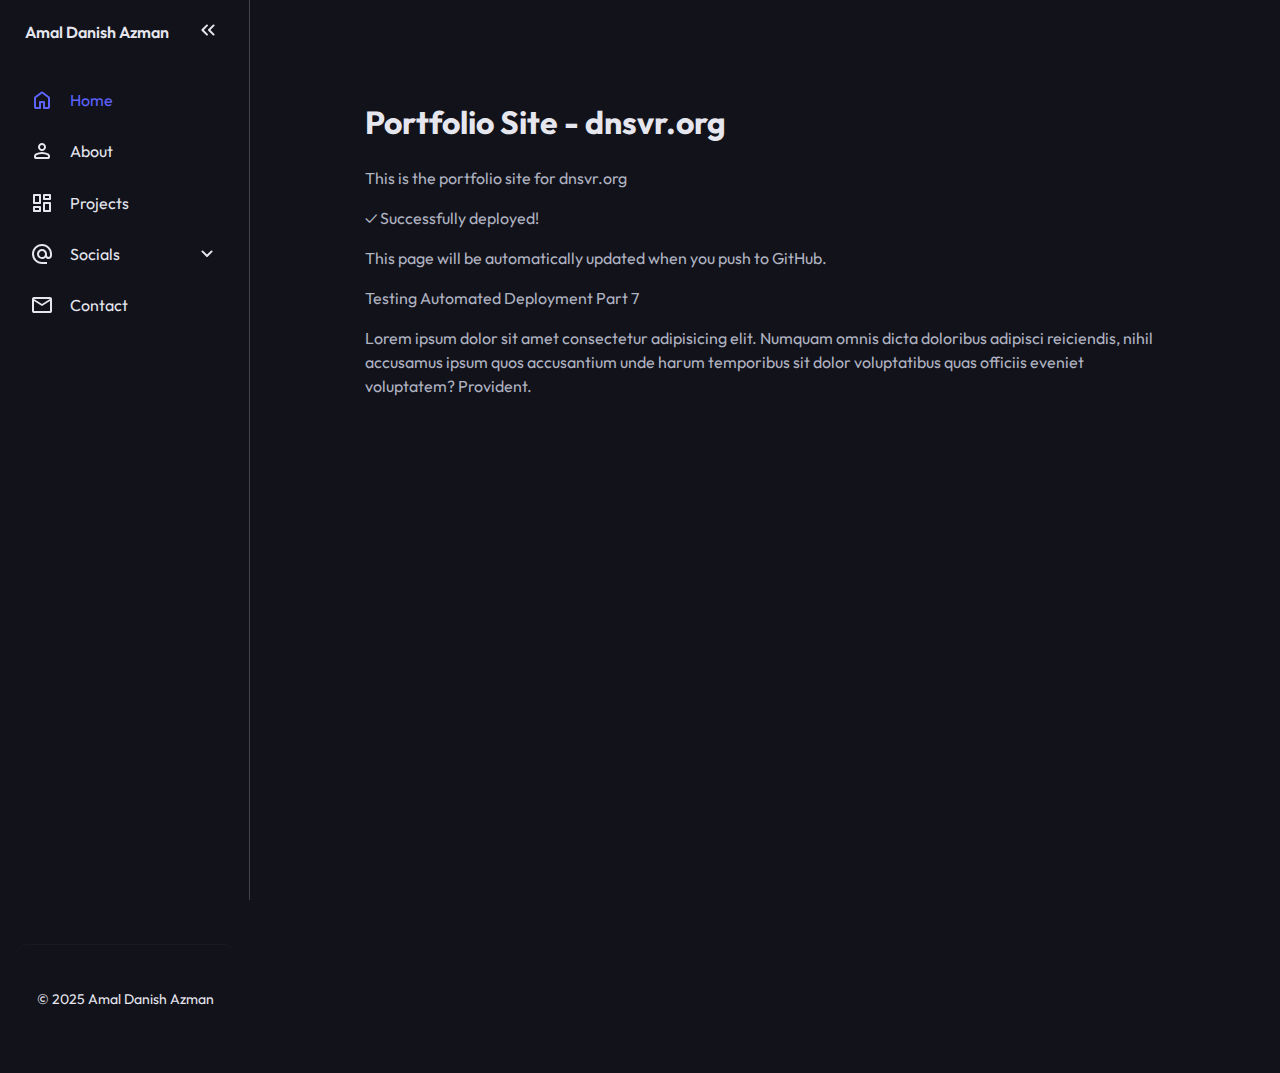
<file: index.html>
<!DOCTYPE html>
<html lang="en">
<head>
    <meta charset="UTF-8">
    <meta name="viewport" content="width=device-width, initial-scale=1.0">
    <link rel="icon" type="image/x-icon" href="/favicon.ico">
    <link rel="stylesheet" href="/style.css">
    <script type="text/javascript" src="/app.js" defer></script>
    <title>Home | Portfolio</title>
</head>
<body>
    <nav id="sidebar">
        <ul>
            <li>
                <span class="logo">Amal Danish Azman</span>
                <button onclick=toggleSidebar() id="toggle-btn">
                <svg xmlns="http://www.w3.org/2000/svg" height="24px" viewBox="0 -960 960 960" width="24px" fill="#e8eaed"><path d="m313-480 155 156q11 11 11.5 27.5T468-268q-11 11-28 11t-28-11L228-452q-6-6-8.5-13t-2.5-15q0-8 2.5-15t8.5-13l184-184q11-11 27.5-11.5T468-692q11 11 11 28t-11 28L313-480Zm264 0 155 156q11 11 11.5 27.5T732-268q-11 11-28 11t-28-11L492-452q-6-6-8.5-13t-2.5-15q0-8 2.5-15t8.5-13l184-184q11-11 27.5-11.5T732-692q11 11 11 28t-11 28L577-480Z"/></svg>
                </button>
            </li>
            <li class="active">
                <a href="/">
                <svg xmlns="http://www.w3.org/2000/svg" height="24px" viewBox="0 -960 960 960" width="24px" fill="#e8eaed"><path d="M240-200h120v-200q0-17 11.5-28.5T400-440h160q17 0 28.5 11.5T600-400v200h120v-360L480-740 240-560v360Zm-80 0v-360q0-19 8.5-36t23.5-28l240-180q21-16 48-16t48 16l240 180q15 11 23.5 28t8.5 36v360q0 33-23.5 56.5T720-120H560q-17 0-28.5-11.5T520-160v-200h-80v200q0 17-11.5 28.5T400-120H240q-33 0-56.5-23.5T160-200Zm320-270Z"/></svg>
                <span>Home</span>
                </a>
            </li>
            <li>
                <a href="/about">
                <svg xmlns="http://www.w3.org/2000/svg" height="24px" viewBox="0 -960 960 960" width="24px" fill="#e8eaed"><path d="M480-480q-66 0-113-47t-47-113q0-66 47-113t113-47q66 0 113 47t47 113q0 66-47 113t-113 47ZM160-240v-32q0-34 17.5-62.5T224-378q62-31 126-46.5T480-440q66 0 130 15.5T736-378q29 15 46.5 43.5T800-272v32q0 33-23.5 56.5T720-160H240q-33 0-56.5-23.5T160-240Zm80 0h480v-32q0-11-5.5-20T700-306q-54-27-109-40.5T480-360q-56 0-111 13.5T260-306q-9 5-14.5 14t-5.5 20v32Zm240-320q33 0 56.5-23.5T560-640q0-33-23.5-56.5T480-720q-33 0-56.5 23.5T400-640q0 33 23.5 56.5T480-560Zm0-80Zm0 400Z"/></svg>
                <span>About</span>
                </a>
            </li>
            <li>
                <a href="/projects">
                <svg xmlns="http://www.w3.org/2000/svg" height="24px" viewBox="0 -960 960 960" width="24px" fill="#e8eaed"><path d="M520-640v-160q0-17 11.5-28.5T560-840h240q17 0 28.5 11.5T840-800v160q0 17-11.5 28.5T800-600H560q-17 0-28.5-11.5T520-640ZM120-480v-320q0-17 11.5-28.5T160-840h240q17 0 28.5 11.5T440-800v320q0 17-11.5 28.5T400-440H160q-17 0-28.5-11.5T120-480Zm400 320v-320q0-17 11.5-28.5T560-520h240q17 0 28.5 11.5T840-480v320q0 17-11.5 28.5T800-120H560q-17 0-28.5-11.5T520-160Zm-400 0v-160q0-17 11.5-28.5T160-360h240q17 0 28.5 11.5T440-320v160q0 17-11.5 28.5T400-120H160q-17 0-28.5-11.5T120-160Zm80-360h160v-240H200v240Zm400 320h160v-240H600v240Zm0-480h160v-80H600v80ZM200-200h160v-80H200v80Zm160-320Zm240-160Zm0 240ZM360-280Z"/></svg>
                <span>Projects</span>
                </a>
            </li>
            <li>
                <button onclick=toggleSubMenu(this) class="dropdown-btn">
                    <svg xmlns="http://www.w3.org/2000/svg" height="24px" viewBox="0 -960 960 960" width="24px" fill="#e8eaed"><path d="M480-80q-83 0-156-31.5T197-197q-54-54-85.5-127T80-480q0-83 31.5-156T197-763q54-54 127-85.5T480-880q83 0 156 31.5T763-763q54 54 85.5 127T880-480v58q0 59-40.5 100.5T740-280q-35 0-66-15t-52-43q-29 29-65.5 43.5T480-280q-83 0-141.5-58.5T280-480q0-83 58.5-141.5T480-680q83 0 141.5 58.5T680-480v58q0 26 17 44t43 18q26 0 43-18t17-44v-58q0-134-93-227t-227-93q-134 0-227 93t-93 227q0 134 93 227t227 93h200v80H480Zm0-280q50 0 85-35t35-85q0-50-35-85t-85-35q-50 0-85 35t-35 85q0 50 35 85t85 35Z"/></svg>
                    <span>Socials</span>
                    <svg xmlns="http://www.w3.org/2000/svg" height="24px" viewBox="0 -960 960 960" width="24px" fill="#e8eaed"><path d="M480-361q-8 0-15-2.5t-13-8.5L268-556q-11-11-11-28t11-28q11-11 28-11t28 11l156 156 156-156q11-11 28-11t28 11q11 11 11 28t-11 28L508-372q-6 6-13 8.5t-15 2.5Z"/></svg>
                </button>
                <ul class="sub-menu">
                <div>
                    <li><a href="https://github.com/2dDann">GitHub</a></li>
                    <li><a href="https://www.linkedin.com/in/danishazman28/">LinkedIn</a></li>
                    <li><a href="https://danishbit.blogspot.com/">Blogspot</a></li>
                    <li><a href="https://www.youtube.com/@amaldanishazman767">YouTube</a></li>
                    <li><a href="https://www.instagram.com/amdani2_/">Instagram</a></li>
                </div>
                </ul>
            </li>
            <li>
                <a href="/contact">
                <svg xmlns="http://www.w3.org/2000/svg" height="24px" viewBox="0 -960 960 960" width="24px" fill="#e8eaed"><path d="M160-160q-33 0-56.5-23.5T80-240v-480q0-33 23.5-56.5T160-800h640q33 0 56.5 23.5T880-720v480q0 33-23.5 56.5T800-160H160Zm320-280L160-640v400h640v-400L480-440Zm0-80 320-200H160l320 200ZM160-640v-80 480-400Z"/></svg>
                <span>Contact</span>
                </a>
            </li>
        </ul>
    </nav>

    <!-- Main Content -->
    <main>
        <div class="container">
            <h2>Portfolio Site - dnsvr.org</h2>
            <p>This is the portfolio site for dnsvr.org</p>
            <p>✓ Successfully deployed!</p>
            <p>This page will be automatically updated when you push to GitHub.</p>
            <p>Testing Automated Deployment Part 7</p>
            <p>Lorem ipsum dolor sit amet consectetur adipisicing elit. Numquam omnis dicta doloribus adipisci reiciendis, nihil accusamus ipsum quos accusantium unde harum temporibus sit dolor voluptatibus quas officiis eveniet voluptatem? Provident.</p>
        </div>        
    </main>

    <footer class="site-footer container">
        <p>© 2025 Amal Danish Azman</p>
    </footer>
</body>
</html>
</file>
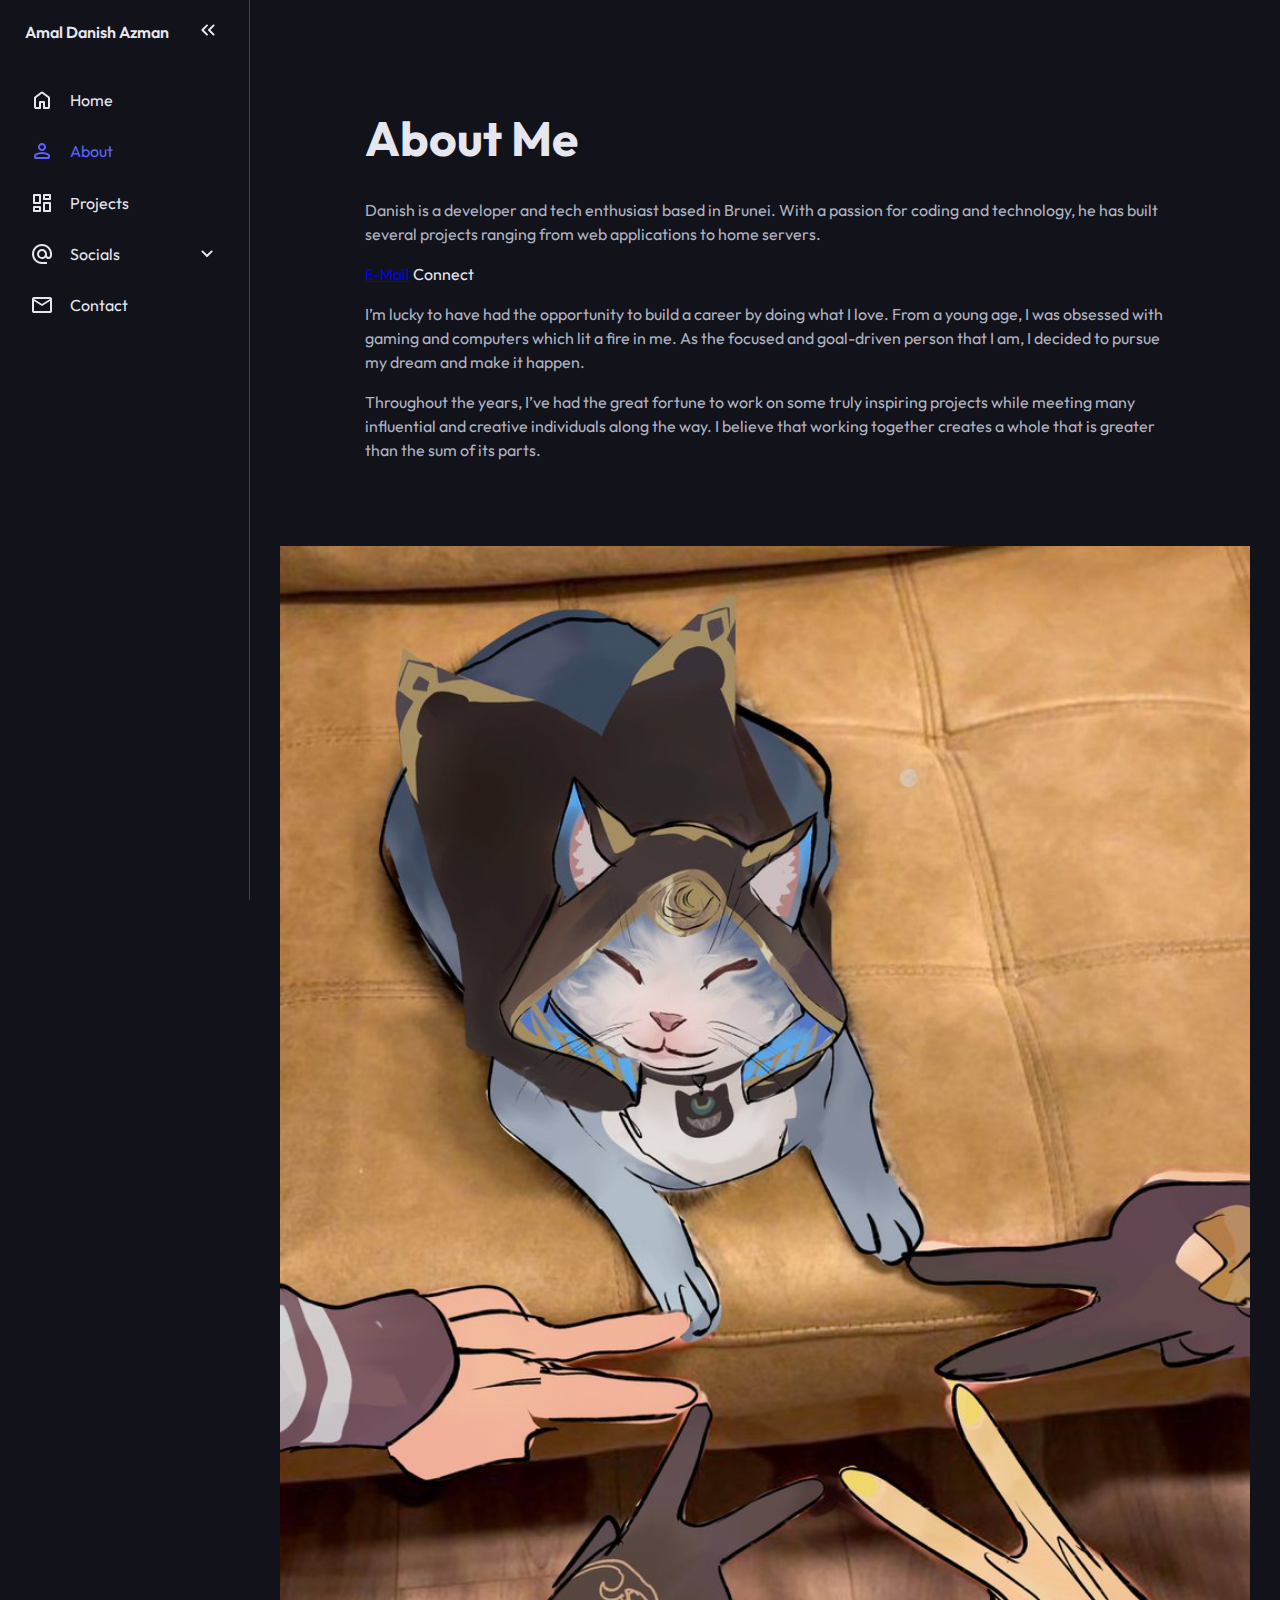
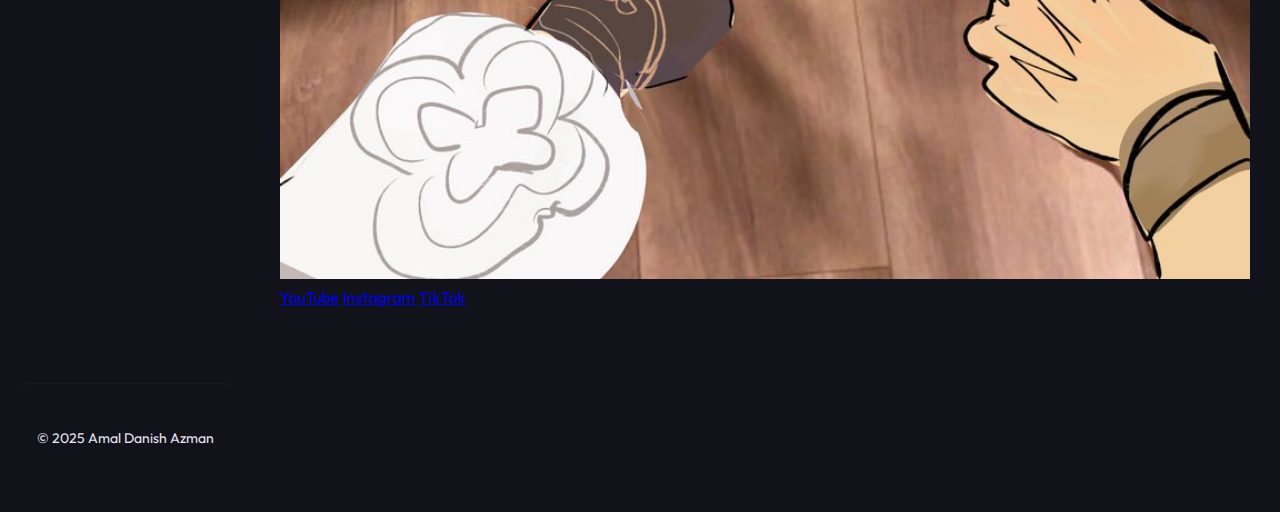
<file: about/index.html>
<!DOCTYPE html>
<html lang="en">
<head>
    <meta charset="UTF-8">
    <meta name="viewport" content="width=device-width, initial-scale=1.0">
    <link rel="icon" type="image/x-icon" href="/favicon.ico">
    <link rel="stylesheet" href="/style.css">
    <script type="text/javascript" src="/app.js" defer></script>
    <title>About Me | Portfolio</title>
</head>
<body>
    <nav id="sidebar">
        <ul>
            <li>
                <span class="logo">Amal Danish Azman</span>
                <button onclick=toggleSidebar() id="toggle-btn">
                <svg xmlns="http://www.w3.org/2000/svg" height="24px" viewBox="0 -960 960 960" width="24px" fill="#e8eaed"><path d="m313-480 155 156q11 11 11.5 27.5T468-268q-11 11-28 11t-28-11L228-452q-6-6-8.5-13t-2.5-15q0-8 2.5-15t8.5-13l184-184q11-11 27.5-11.5T468-692q11 11 11 28t-11 28L313-480Zm264 0 155 156q11 11 11.5 27.5T732-268q-11 11-28 11t-28-11L492-452q-6-6-8.5-13t-2.5-15q0-8 2.5-15t8.5-13l184-184q11-11 27.5-11.5T732-692q11 11 11 28t-11 28L577-480Z"/></svg>
                </button>
            </li>
            <li>
                <a href="/">
                <svg xmlns="http://www.w3.org/2000/svg" height="24px" viewBox="0 -960 960 960" width="24px" fill="#e8eaed"><path d="M240-200h120v-200q0-17 11.5-28.5T400-440h160q17 0 28.5 11.5T600-400v200h120v-360L480-740 240-560v360Zm-80 0v-360q0-19 8.5-36t23.5-28l240-180q21-16 48-16t48 16l240 180q15 11 23.5 28t8.5 36v360q0 33-23.5 56.5T720-120H560q-17 0-28.5-11.5T520-160v-200h-80v200q0 17-11.5 28.5T400-120H240q-33 0-56.5-23.5T160-200Zm320-270Z"/></svg>
                <span>Home</span>
                </a>
            </li>
            <li class="active">
                <a href="/about">
                <svg xmlns="http://www.w3.org/2000/svg" height="24px" viewBox="0 -960 960 960" width="24px" fill="#e8eaed"><path d="M480-480q-66 0-113-47t-47-113q0-66 47-113t113-47q66 0 113 47t47 113q0 66-47 113t-113 47ZM160-240v-32q0-34 17.5-62.5T224-378q62-31 126-46.5T480-440q66 0 130 15.5T736-378q29 15 46.5 43.5T800-272v32q0 33-23.5 56.5T720-160H240q-33 0-56.5-23.5T160-240Zm80 0h480v-32q0-11-5.5-20T700-306q-54-27-109-40.5T480-360q-56 0-111 13.5T260-306q-9 5-14.5 14t-5.5 20v32Zm240-320q33 0 56.5-23.5T560-640q0-33-23.5-56.5T480-720q-33 0-56.5 23.5T400-640q0 33 23.5 56.5T480-560Zm0-80Zm0 400Z"/></svg>
                <span>About</span>
                </a>
            </li>
            <li>
                <a href="/projects">
                <svg xmlns="http://www.w3.org/2000/svg" height="24px" viewBox="0 -960 960 960" width="24px" fill="#e8eaed"><path d="M520-640v-160q0-17 11.5-28.5T560-840h240q17 0 28.5 11.5T840-800v160q0 17-11.5 28.5T800-600H560q-17 0-28.5-11.5T520-640ZM120-480v-320q0-17 11.5-28.5T160-840h240q17 0 28.5 11.5T440-800v320q0 17-11.5 28.5T400-440H160q-17 0-28.5-11.5T120-480Zm400 320v-320q0-17 11.5-28.5T560-520h240q17 0 28.5 11.5T840-480v320q0 17-11.5 28.5T800-120H560q-17 0-28.5-11.5T520-160Zm-400 0v-160q0-17 11.5-28.5T160-360h240q17 0 28.5 11.5T440-320v160q0 17-11.5 28.5T400-120H160q-17 0-28.5-11.5T120-160Zm80-360h160v-240H200v240Zm400 320h160v-240H600v240Zm0-480h160v-80H600v80ZM200-200h160v-80H200v80Zm160-320Zm240-160Zm0 240ZM360-280Z"/></svg>
                <span>Projects</span>
                </a>
            </li>
            <li>
                <button onclick=toggleSubMenu(this) class="dropdown-btn">
                    <svg xmlns="http://www.w3.org/2000/svg" height="24px" viewBox="0 -960 960 960" width="24px" fill="#e8eaed"><path d="M480-80q-83 0-156-31.5T197-197q-54-54-85.5-127T80-480q0-83 31.5-156T197-763q54-54 127-85.5T480-880q83 0 156 31.5T763-763q54 54 85.5 127T880-480v58q0 59-40.5 100.5T740-280q-35 0-66-15t-52-43q-29 29-65.5 43.5T480-280q-83 0-141.5-58.5T280-480q0-83 58.5-141.5T480-680q83 0 141.5 58.5T680-480v58q0 26 17 44t43 18q26 0 43-18t17-44v-58q0-134-93-227t-227-93q-134 0-227 93t-93 227q0 134 93 227t227 93h200v80H480Zm0-280q50 0 85-35t35-85q0-50-35-85t-85-35q-50 0-85 35t-35 85q0 50 35 85t85 35Z"/></svg>
                    <span>Socials</span>
                    <svg xmlns="http://www.w3.org/2000/svg" height="24px" viewBox="0 -960 960 960" width="24px" fill="#e8eaed"><path d="M480-361q-8 0-15-2.5t-13-8.5L268-556q-11-11-11-28t11-28q11-11 28-11t28 11l156 156 156-156q11-11 28-11t28 11q11 11 11 28t-11 28L508-372q-6 6-13 8.5t-15 2.5Z"/></svg>
                </button>
                <ul class="sub-menu">
                <div>
                    <li><a href="https://github.com/2dDann">GitHub</a></li>
                    <li><a href="https://www.linkedin.com/in/danishazman28/">LinkedIn</a></li>
                    <li><a href="https://danishbit.blogspot.com/">Blogspot</a></li>
                    <li><a href="https://www.youtube.com/@amaldanishazman767">YouTube</a></li>
                    <li><a href="https://www.instagram.com/amdani2_/">Instagram</a></li>
                </div>
                </ul>
            </li>
            <li>
                <a href="/contact">
                <svg xmlns="http://www.w3.org/2000/svg" height="24px" viewBox="0 -960 960 960" width="24px" fill="#e8eaed"><path d="M160-160q-33 0-56.5-23.5T80-240v-480q0-33 23.5-56.5T160-800h640q33 0 56.5 23.5T880-720v480q0 33-23.5 56.5T800-160H160Zm320-280L160-640v400h640v-400L480-440Zm0-80 320-200H160l320 200ZM160-640v-80 480-400Z"/></svg>
                <span>Contact</span>
                </a>
            </li>
        </ul>
    </nav>

    <!-- Main Content -->
    <main>
        <section class="about-hero">
        <div class="container">
            <h1 class="page-title">About Me</h1>
            <p>
            Danish is a developer and tech enthusiast based in Brunei. With a passion for coding and technology, he has built several projects ranging from web applications to home servers.
            </p>
            <div class="cta-row">
            <a class="btn" href="mailto:280danish@gmail.com">E-Mail</a>
            <span class="small-muted">Connect</span>
            </div>
            <div class="content">
            <p>I’m lucky to have had the opportunity to build a career by doing what I love. From a young age, I was obsessed with gaming and computers which lit a fire in me. As the focused and goal-driven person that I am, I decided to pursue my dream and make it happen.</p>
            <p>Throughout the years, I’ve had the great fortune to work on some truly inspiring projects while meeting many influential and creative individuals along the way. I believe that working together creates a whole that is greater than the sum of its parts.</p>
            
            </div>
        </div>

        <aside>
            <div class="hero-media">
            <img src="\images\Gsw3dCHWsAAqQJp.jpg" alt="About image" style="width:100%;height:100%;object-fit:cover;">
            </div>
            <div class="explore">
            <a href="#">YouTube</a>
            <a href="#">Instagram</a>
            <a href="#">TikTok</a>
            </div>
        </aside>
        </section>
    </main>

    <footer class="site-footer container">
        <p>© 2025 Amal Danish Azman</p>
    </footer>
</body>
</html>
</file>
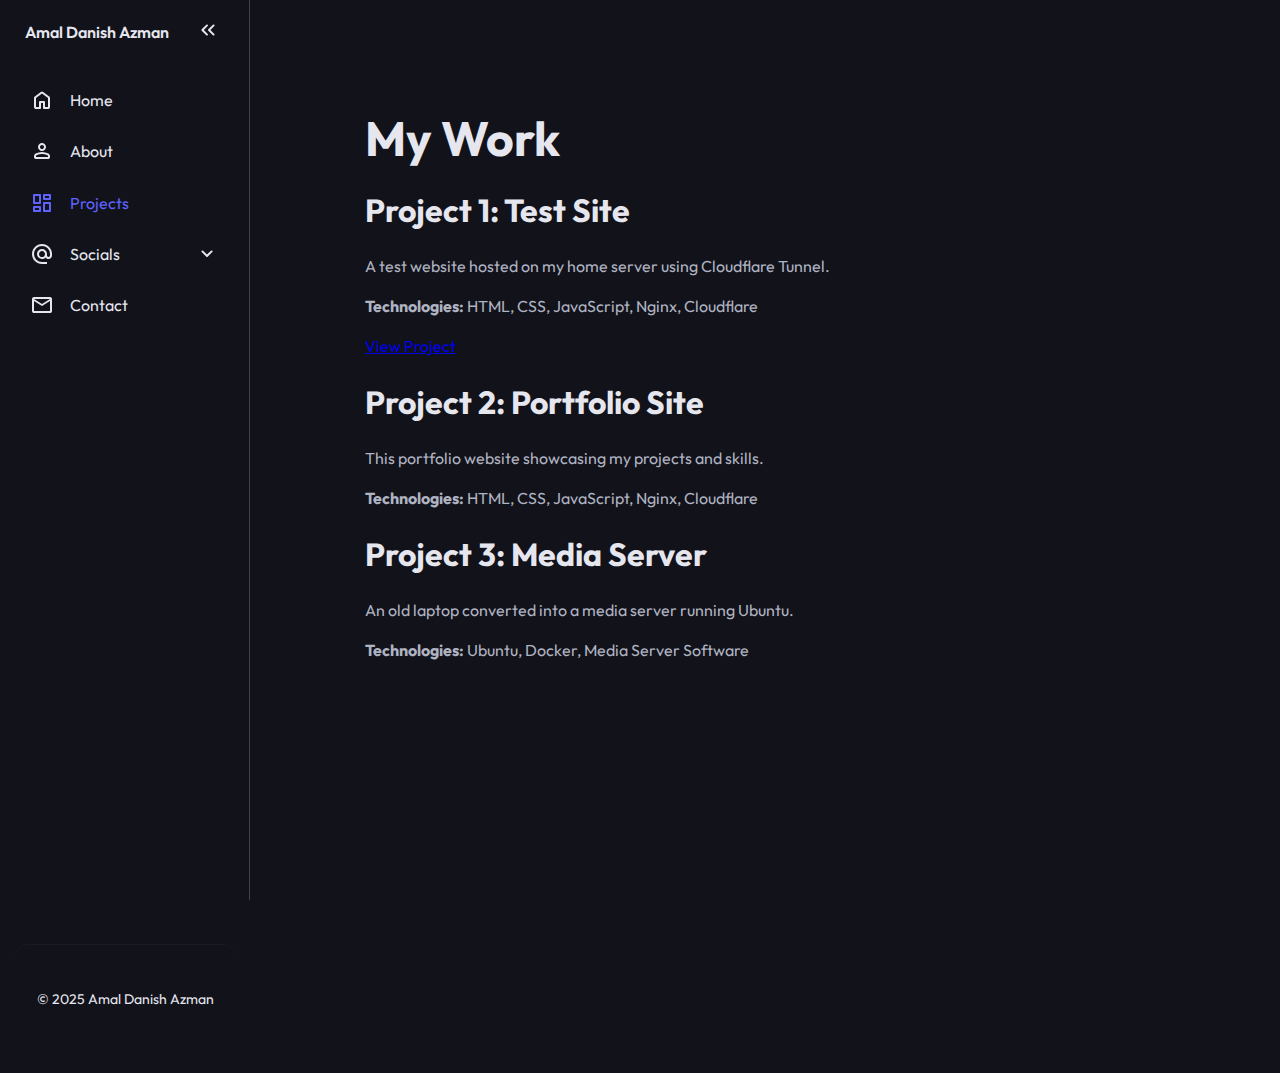
<file: projects/index.html>
<!DOCTYPE html>
<html lang="en">
<head>
    <meta charset="UTF-8">
    <meta name="viewport" content="width=device-width, initial-scale=1.0">
    <link rel="icon" type="image/x-icon" href="/favicon.ico">
    <link rel="stylesheet" href="/style.css">
    <script type="text/javascript" src="/app.js" defer></script>
    <title>Projects | Portfolio</title>
</head>
<body>
    <nav id="sidebar">
        <ul>
            <li>
                <span class="logo">Amal Danish Azman</span>
                <button onclick=toggleSidebar() id="toggle-btn">
                <svg xmlns="http://www.w3.org/2000/svg" height="24px" viewBox="0 -960 960 960" width="24px" fill="#e8eaed"><path d="m313-480 155 156q11 11 11.5 27.5T468-268q-11 11-28 11t-28-11L228-452q-6-6-8.5-13t-2.5-15q0-8 2.5-15t8.5-13l184-184q11-11 27.5-11.5T468-692q11 11 11 28t-11 28L313-480Zm264 0 155 156q11 11 11.5 27.5T732-268q-11 11-28 11t-28-11L492-452q-6-6-8.5-13t-2.5-15q0-8 2.5-15t8.5-13l184-184q11-11 27.5-11.5T732-692q11 11 11 28t-11 28L577-480Z"/></svg>
                </button>
            </li>
            <li>
                <a href="/">
                <svg xmlns="http://www.w3.org/2000/svg" height="24px" viewBox="0 -960 960 960" width="24px" fill="#e8eaed"><path d="M240-200h120v-200q0-17 11.5-28.5T400-440h160q17 0 28.5 11.5T600-400v200h120v-360L480-740 240-560v360Zm-80 0v-360q0-19 8.5-36t23.5-28l240-180q21-16 48-16t48 16l240 180q15 11 23.5 28t8.5 36v360q0 33-23.5 56.5T720-120H560q-17 0-28.5-11.5T520-160v-200h-80v200q0 17-11.5 28.5T400-120H240q-33 0-56.5-23.5T160-200Zm320-270Z"/></svg>
                <span>Home</span>
                </a>
            </li>
            <li>
                <a href="/about">
                <svg xmlns="http://www.w3.org/2000/svg" height="24px" viewBox="0 -960 960 960" width="24px" fill="#e8eaed"><path d="M480-480q-66 0-113-47t-47-113q0-66 47-113t113-47q66 0 113 47t47 113q0 66-47 113t-113 47ZM160-240v-32q0-34 17.5-62.5T224-378q62-31 126-46.5T480-440q66 0 130 15.5T736-378q29 15 46.5 43.5T800-272v32q0 33-23.5 56.5T720-160H240q-33 0-56.5-23.5T160-240Zm80 0h480v-32q0-11-5.5-20T700-306q-54-27-109-40.5T480-360q-56 0-111 13.5T260-306q-9 5-14.5 14t-5.5 20v32Zm240-320q33 0 56.5-23.5T560-640q0-33-23.5-56.5T480-720q-33 0-56.5 23.5T400-640q0 33 23.5 56.5T480-560Zm0-80Zm0 400Z"/></svg>
                <span>About</span>
                </a>
            </li>
            <li class="active">
                <a href="/projects">
                <svg xmlns="http://www.w3.org/2000/svg" height="24px" viewBox="0 -960 960 960" width="24px" fill="#e8eaed"><path d="M520-640v-160q0-17 11.5-28.5T560-840h240q17 0 28.5 11.5T840-800v160q0 17-11.5 28.5T800-600H560q-17 0-28.5-11.5T520-640ZM120-480v-320q0-17 11.5-28.5T160-840h240q17 0 28.5 11.5T440-800v320q0 17-11.5 28.5T400-440H160q-17 0-28.5-11.5T120-480Zm400 320v-320q0-17 11.5-28.5T560-520h240q17 0 28.5 11.5T840-480v320q0 17-11.5 28.5T800-120H560q-17 0-28.5-11.5T520-160Zm-400 0v-160q0-17 11.5-28.5T160-360h240q17 0 28.5 11.5T440-320v160q0 17-11.5 28.5T400-120H160q-17 0-28.5-11.5T120-160Zm80-360h160v-240H200v240Zm400 320h160v-240H600v240Zm0-480h160v-80H600v80ZM200-200h160v-80H200v80Zm160-320Zm240-160Zm0 240ZM360-280Z"/></svg>
                <span>Projects</span>
                </a>
            </li>
            <li>
                <button onclick=toggleSubMenu(this) class="dropdown-btn">
                    <svg xmlns="http://www.w3.org/2000/svg" height="24px" viewBox="0 -960 960 960" width="24px" fill="#e8eaed"><path d="M480-80q-83 0-156-31.5T197-197q-54-54-85.5-127T80-480q0-83 31.5-156T197-763q54-54 127-85.5T480-880q83 0 156 31.5T763-763q54 54 85.5 127T880-480v58q0 59-40.5 100.5T740-280q-35 0-66-15t-52-43q-29 29-65.5 43.5T480-280q-83 0-141.5-58.5T280-480q0-83 58.5-141.5T480-680q83 0 141.5 58.5T680-480v58q0 26 17 44t43 18q26 0 43-18t17-44v-58q0-134-93-227t-227-93q-134 0-227 93t-93 227q0 134 93 227t227 93h200v80H480Zm0-280q50 0 85-35t35-85q0-50-35-85t-85-35q-50 0-85 35t-35 85q0 50 35 85t85 35Z"/></svg>
                    <span>Socials</span>
                    <svg xmlns="http://www.w3.org/2000/svg" height="24px" viewBox="0 -960 960 960" width="24px" fill="#e8eaed"><path d="M480-361q-8 0-15-2.5t-13-8.5L268-556q-11-11-11-28t11-28q11-11 28-11t28 11l156 156 156-156q11-11 28-11t28 11q11 11 11 28t-11 28L508-372q-6 6-13 8.5t-15 2.5Z"/></svg>
                </button>
                <ul class="sub-menu">
                <div>
                    <li><a href="https://github.com/2dDann">GitHub</a></li>
                    <li><a href="https://www.linkedin.com/in/danishazman28/">LinkedIn</a></li>
                    <li><a href="https://danishbit.blogspot.com/">Blogspot</a></li>
                    <li><a href="https://www.youtube.com/@amaldanishazman767">YouTube</a></li>
                    <li><a href="https://www.instagram.com/amdani2_/">Instagram</a></li>
                </div>
                </ul>
            </li>
            <li>
                <a href="/contact">
                <svg xmlns="http://www.w3.org/2000/svg" height="24px" viewBox="0 -960 960 960" width="24px" fill="#e8eaed"><path d="M160-160q-33 0-56.5-23.5T80-240v-480q0-33 23.5-56.5T160-800h640q33 0 56.5 23.5T880-720v480q0 33-23.5 56.5T800-160H160Zm320-280L160-640v400h640v-400L480-440Zm0-80 320-200H160l320 200ZM160-640v-80 480-400Z"/></svg>
                <span>Contact</span>
                </a>
            </li>
        </ul>
    </nav>

    <!-- Main Content -->
    <main>
        <div class="container">
        
        <h1>My Work</h1>
        
        <div class="project">
            <h2>Project 1: Test Site</h2>
            <p>A test website hosted on my home server using Cloudflare Tunnel.</p>
            <p><strong>Technologies:</strong> HTML, CSS, JavaScript, Nginx, Cloudflare</p>
            <p><a href="https://test.dnsvr.org" target="_blank">View Project</a></p>
        </div>
        
        <div class="project">
            <h2>Project 2: Portfolio Site</h2>
            <p>This portfolio website showcasing my projects and skills.</p>
            <p><strong>Technologies:</strong> HTML, CSS, JavaScript, Nginx, Cloudflare</p>
        </div>
        
        <div class="project">
            <h2>Project 3: Media Server</h2>
            <p>An old laptop converted into a media server running Ubuntu.</p>
            <p><strong>Technologies:</strong> Ubuntu, Docker, Media Server Software</p>
        </div>
    </div>
    </main>
       
    <footer class="site-footer container">
        <p>© 2025 Amal Danish Azman</p>
    </footer>
</body>
</html>
</file>
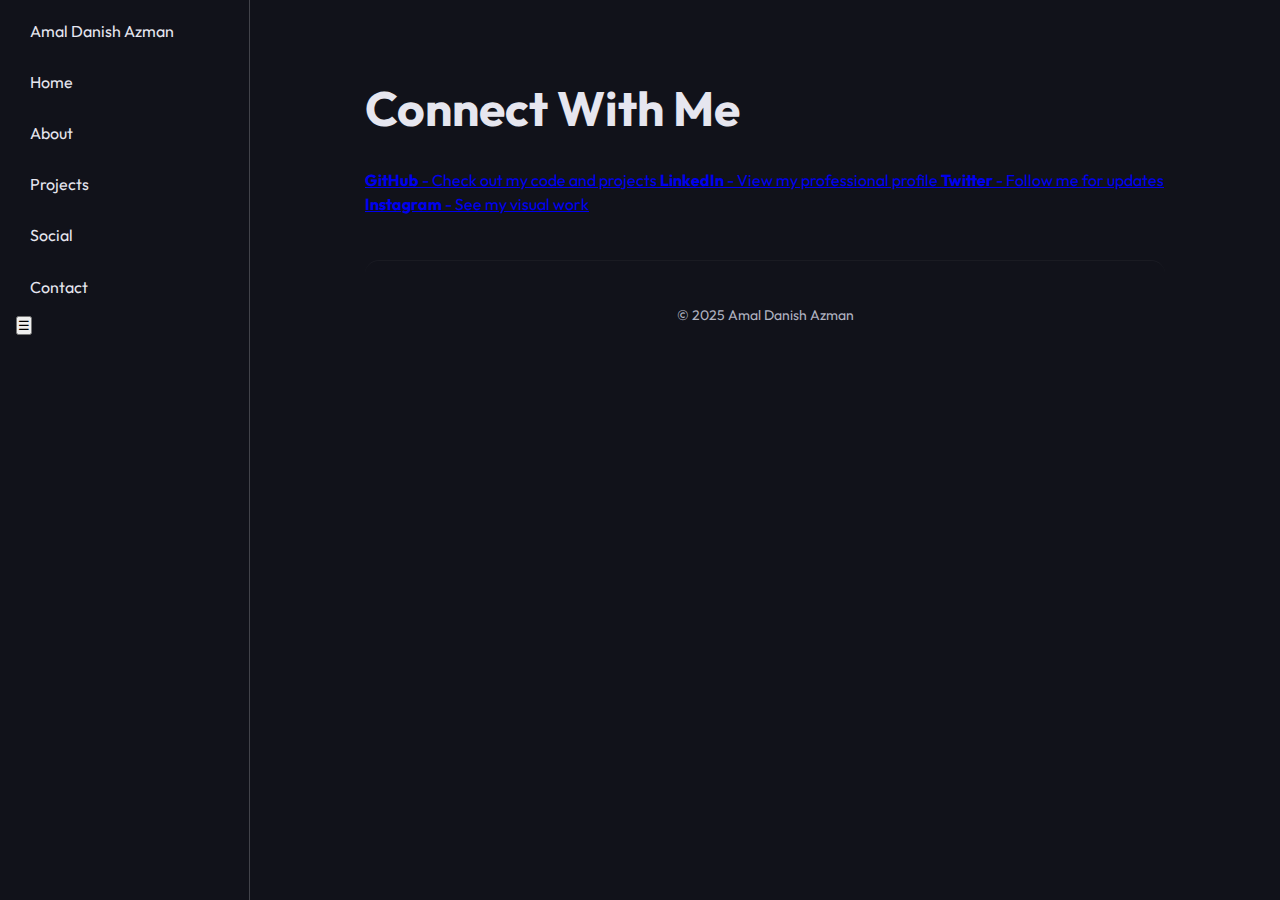
<file: social/index.html>
<!DOCTYPE html>
<html lang="en">
<head>
    <meta charset="UTF-8">
    <meta name="viewport" content="width=device-width, initial-scale=1.0">
    <link rel="icon" type="image/x-icon" href="/images/favicon.ico">
    <link rel="stylesheet" href="/style.css">
    <title>Socials | Portfolio</title>
</head>
<body>
    <!-- Sidebar / Bottom Navbar -->
    <aside class="site-sidebar" id="sidebar">
        <a class="site-brand" href="/">Amal Danish Azman</a>
        <nav class="site-nav">
            <a href="/">Home</a>
            <a href="/about">About</a>
            <a href="/projects">Projects</a>
            <a href="/social">Social</a>
            <a href="/contact">Contact</a>
        </nav>
        <button class="nav-toggle" id="navToggle">☰</button>
    </aside>

    <!-- Main Content -->
    <main class="container">
        <h1>Connect With Me</h1>
        
        <a href="https://github.com/yourusername" class="social-link" target="_blank">
            <strong>GitHub</strong> - Check out my code and projects
        </a>
        
        <a href="https://linkedin.com/in/yourprofile" class="social-link" target="_blank">
            <strong>LinkedIn</strong> - View my professional profile
        </a>
        
        <a href="https://twitter.com/yourhandle" class="social-link" target="_blank">
            <strong>Twitter</strong> - Follow me for updates
        </a>
        
        <a href="https://instagram.com/yourprofile" class="social-link" target="_blank">
            <strong>Instagram</strong> - See my visual work
        </a>
    </div>


    <footer class="site-footer container">
        <p>© 2025 Amal Danish Azman</p>
    </footer>

    <!-- Small JS for sidebar toggle -->
    <script>
        const sidebar = document.getElementById("sidebar");
        const navToggle = document.getElementById("navToggle");

        navToggle.addEventListener("click", () => {
        sidebar.classList.toggle("collapsed");
        });
    </script>
</body>
</html>
</file>
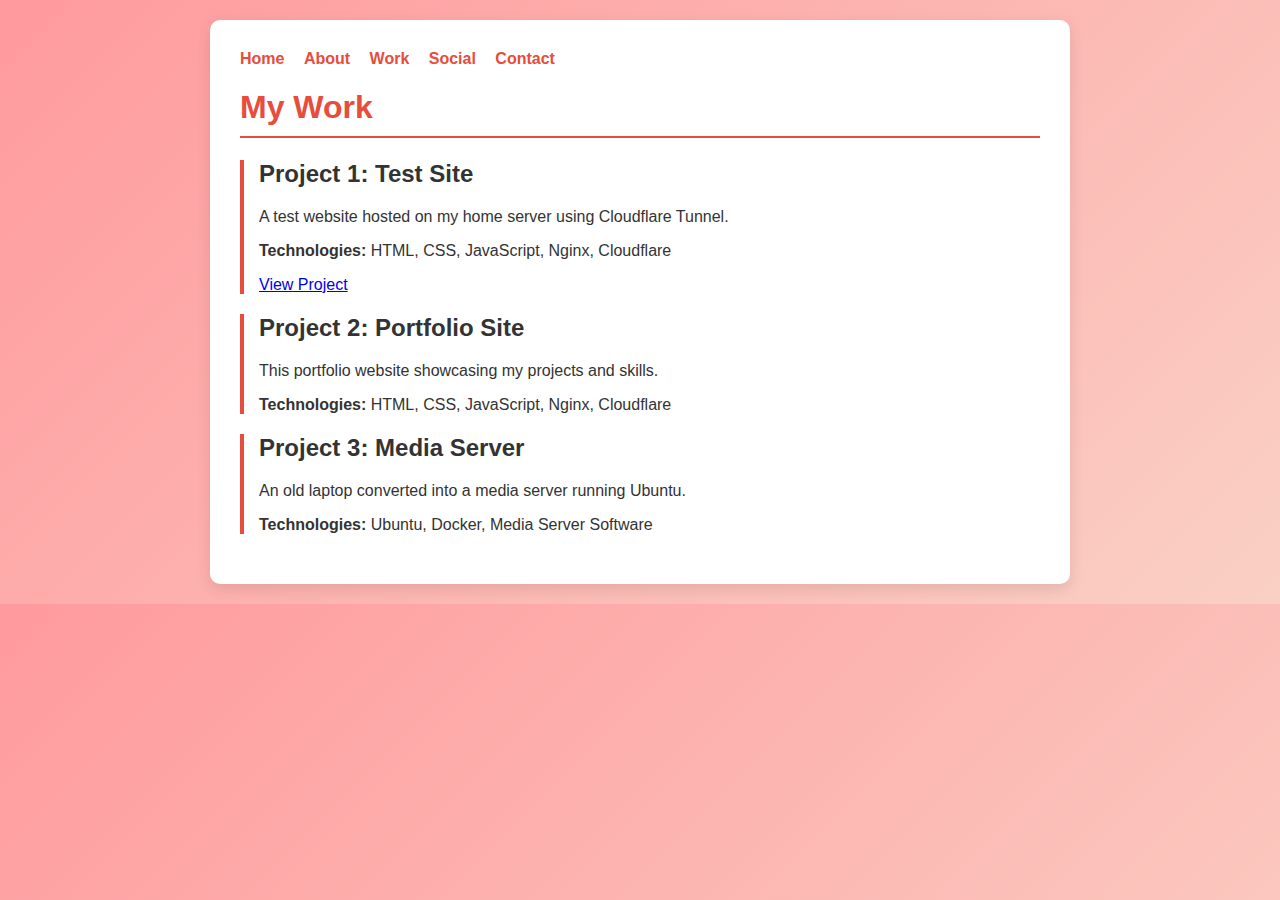
<file: work/index.html>
<!DOCTYPE html>
<html lang="en">
<head>
    <meta charset="UTF-8">
    <meta name="viewport" content="width=device-width, initial-scale=1.0">
    <title>My Work - Portfolio</title>
    <style>
        body {
            font-family: Arial, sans-serif;
            margin: 0;
            padding: 20px;
            background: linear-gradient(135deg, #ff9a9e 0%, #fad0c4 100%);
            color: #333;
        }
        .container {
            max-width: 800px;
            margin: 0 auto;
            background: white;
            padding: 30px;
            border-radius: 10px;
            box-shadow: 0 5px 15px rgba(0,0,0,0.1);
        }
        h1 {
            color: #e74c3c;
            border-bottom: 2px solid #e74c3c;
            padding-bottom: 10px;
        }
        .nav {
            margin-bottom: 20px;
        }
        .nav a {
            margin-right: 15px;
            text-decoration: none;
            color: #e74c3c;
            font-weight: bold;
        }
        .nav a:hover {
            text-decoration: underline;
        }
        .project {
            border-left: 4px solid #e74c3c;
            padding-left: 15px;
            margin-bottom: 20px;
        }
    </style>
</head>
<body>
    <div class="container">
        <div class="nav">
            <a href="/">Home</a>
            <a href="/about">About</a>
            <a href="/work">Work</a>
            <a href="/social">Social</a>
            <a href="/contact">Contact</a>
        </div>
        
        <h1>My Work</h1>
        
        <div class="project">
            <h2>Project 1: Test Site</h2>
            <p>A test website hosted on my home server using Cloudflare Tunnel.</p>
            <p><strong>Technologies:</strong> HTML, CSS, JavaScript, Nginx, Cloudflare</p>
            <p><a href="https://test.dnsvr.org" target="_blank">View Project</a></p>
        </div>
        
        <div class="project">
            <h2>Project 2: Portfolio Site</h2>
            <p>This portfolio website showcasing my projects and skills.</p>
            <p><strong>Technologies:</strong> HTML, CSS, JavaScript, Nginx, Cloudflare</p>
        </div>
        
        <div class="project">
            <h2>Project 3: Media Server</h2>
            <p>An old laptop converted into a media server running Ubuntu.</p>
            <p><strong>Technologies:</strong> Ubuntu, Docker, Media Server Software</p>
        </div>
    </div>
</body>
</html>
</file>
<file: style.css>
@import url('https://fonts.googleapis.com/css2?family=Outfit:wght@300;400;600;700;900&display=swap');
 
:root {
  --bg-clr: #11121a;
  --header-clr: #e6e6ef;
  --text-clr: #42434a;
  --hover-clr: #222533;
  --accent-clr: #5e63ff;
  --secondary-text-clr: #b0b3c1;
  --radius: 10px;
}

*{
  margin: 0;
  padding: 0;
}

html{
  font-family: "Outfit", system-ui, -apple-system, "Segoe UI", Roboto, "Helvetica Neue", Arial, sans-serif;
  line-height: 1.5rem;
}

body{
  min-height: 100vh;
  min-height: 100dvh;
  background-color: var(--bg-clr);
  color: var(--header-clr);
  display: grid;
  grid-template-columns: 250px 1fr;
}

/* ---- Sidebar Nav ---- */
#sidebar{
  box-sizing: border-box;
  height: 100vh;
  width: 250px;
  padding: 5px 1em;
  background-color: var(--bg-clr);
  border-right: 1px solid var(--text-clr);

  position: sticky;
  top: 0;
  align-self: start;
  transition: width 300ms cubic-bezier(.4,1,.6,1), padding 300ms cubic-bezier(.4,1,.6,1);
  overflow: hidden;
  text-wrap: nowrap;
}

#sidebar.close{
  width: 60px;
  padding: 5px;
}

body.sidebar-collapsed {
  grid-template-columns: 60px 1fr;
  transition: grid-template-columns 300ms ease;
}

#sidebar ul{
  list-style: none;
}

#sidebar > ul > li:first-child{
  display: flex;
  justify-content: flex-end;
  margin-bottom: 16px;
  .logo{
    font-weight: 600;
  }
}

#sidebar ul li.active a{
  color: var(--accent-clr);

  svg{
    fill: var(--accent-clr);
  }
}

#sidebar a, #sidebar .dropdown-btn, #sidebar .logo{
  border-radius: .5em;
  padding: .85em;
  text-decoration: none;
  color: var(--header-clr);
  display: flex;
  align-items: center;
  gap: 1em;
}

.dropdown-btn{
  width: 100%;
  text-align: left;
  background: none;
  border: none;
  font: inherit;
  cursor: pointer;
}

#sidebar svg{
  flex-shrink: 0;
  fill: var(--header-clr);
}

#sidebar a span, #sidebar .dropdown-btn span{
  flex-grow: 1;
}

#sidebar a:hover, #sidebar .dropdown-btn:hover{
  background-color: var(--hover-clr);
}

#sidebar .sub-menu{
  display: grid;
  grid-template-rows: 0fr;
  transition: 300ms ease-in-out;

  > div{
    overflow: hidden;
  }
}

#sidebar .sub-menu.show{
  grid-template-rows: 1fr;
}

.dropdown-btn svg{
  transition: 200ms ease;
}

.rotate svg:last-child{
  rotate: 180deg;
}

#sidebar .sub-menu a{
  padding-left: 2em;
}

#toggle-btn{
  margin-left: auto;
  padding: 1em;
  border: none;
  border-radius: .5em;
  background: none;
  cursor: pointer;

  svg{
    transition: transform 300ms cubic-bezier(.4,1,.6,1);
  }
}

#toggle-btn.rotated svg {
  transform: rotate(180deg);
}

#toggle-btn:hover{
  background-color: var(--hover-clr);
}

.button {
  padding: 0.85em 1.3em;
  border-radius: var(--radius);
  background-color: var(--bg-clr);
  border: var(--hover-clr) 2px solid;
  color: var(--header-clr);
  cursor: pointer;
  align-items: center;
  display: inline-flex;
  gap: 1em;
}

.button span {
  font-family: "Outfit", system-ui, -apple-system, "Segoe UI", Roboto, "Helvetica Neue", Arial, sans-serif;
  font-size: 16px;
}

.button:hover {
  background-color: var(--hover-clr);
  transition: background-color 200ms ease-in-out;
}

/* ---- Main Content ---- */
main{
  padding: min(30px, 7%);
}

main p{
  color: var(--secondary-text-clr);
  margin-top: 5px;
  margin-bottom: 15px;
}

.container{
  /* border: 1px solid var(--text-clr); */
  border-radius: 1em;
  margin-bottom: 20px;
  padding: min(3em, 15%);

  max-width: 800px;
  margin-left: auto;
  margin-right: auto;

  h1, h2, p { margin-top: 1em; margin-bottom: 1em;}
  h1 { font-size: 3rem; }
  h2 { font-size: 2rem; }
}

/* ---- Footer ---- */
.site-footer {
  margin-top: 44px;
  padding: 28px 22px;
  border-top: 1px solid rgba(255,255,255,0.04);
  color: var(--text);
  background: transparent;
  font-size: 14px;
  text-align: center;
}

/* ---- Responsive ---- */
@media(max-width: 800px){
  body{
    grid-template-columns: 1fr;
  }
  main{
    padding: 2em 1em 60px 1em;
  }
  .container{
    border: none;
    padding: 0;
  }
  #sidebar{
    height: 60px;
    width: 100%;
    border-right: none;
    border-top: 1px solid var(--text-clr);
    padding: 0;
    position: fixed;
    top: unset;
    bottom: 0;

    > ul{
      padding: 0;
      display: grid;
      grid-auto-columns: 60px;
      grid-auto-flow: column;
      align-items: center;
      overflow-x: scroll;
    }
    ul li{
      height: 100%;
    }
    ul a, ul .dropdown-btn{
      width: 60px;
      height: 60px;
      padding: 0;
      border-radius: 0;
      justify-content: center;
    }

    ul li span, ul li:first-child, .dropdown-btn svg:last-child{
      display: none;
    }

    ul li .sub-menu.show{
      position: fixed;
      bottom: 60px;
      left: 0;
      box-sizing: border-box;
      height: 60px;
      width: 100%;
      background-color: var(--hover-clr);
      border-top: 1px solid var(--text-clr);
      display: flex;
      justify-content: center;

      > div{
        overflow-x: auto;
      }
      li{
        display: inline-flex;
      }
      a{
        box-sizing: border-box;
        padding: 1em;
        width: auto;
        justify-content: center;
      }
    }
  }
}

/* Socials CSS */

.socials-container{
  display: flex;
  gap: 20px;
}

.socials-container a{
  background-color: var(--header-clr);
  padding: 1em;
  border-radius: 50%;
  height: 64px;
  width: 64px;
  box-sizing: border-box;
  flex-shrink: 0;
  display: grid;
  place-items: center;
  box-shadow: 0 5px 10px rgba(0, 0, 0, 0.05);
}

.socials-container a svg{
  height: 32px;
}

.socials-container a::before{
  content: attr(data-social);
  position: absolute;
  background-color: var(--socials-accent);
  color: white;
  text-decoration: none;
  padding: 0.5em 1em;
  border-radius: 100px;
  box-shadow: 0 5px 10px rgba(0, 0, 0, 0.05);
  transform: translateY(-30px) rotate(25deg);
  opacity: 0;
  transition: 200ms cubic-bezier(.42,0,.44,1.68);
}

.socials-container a:hover{
  background-color: var(--socials-accent);
  fill: white;
}

.socials-container a::after{
  content: '';
  position: absolute;
  height: 0;
  width: 0;
  border-left: 8px solid transparent;
  border-right: 8px solid transparent;
  border-top: 10px solid var(--socials-accent);
  transform: translateY(0) rotate(25deg);
  opacity: 0;
  transition: 200ms cubic-bezier(.42,0,.44,1.68);
}

.socials-container a:hover::before{
  transform: translateY(-65px) rotate(0);
  opacity: 1;
}

.socials-container a:hover::after{
  transform: translateY(-42px) rotate(0);
  opacity: 1;
}
</file>
